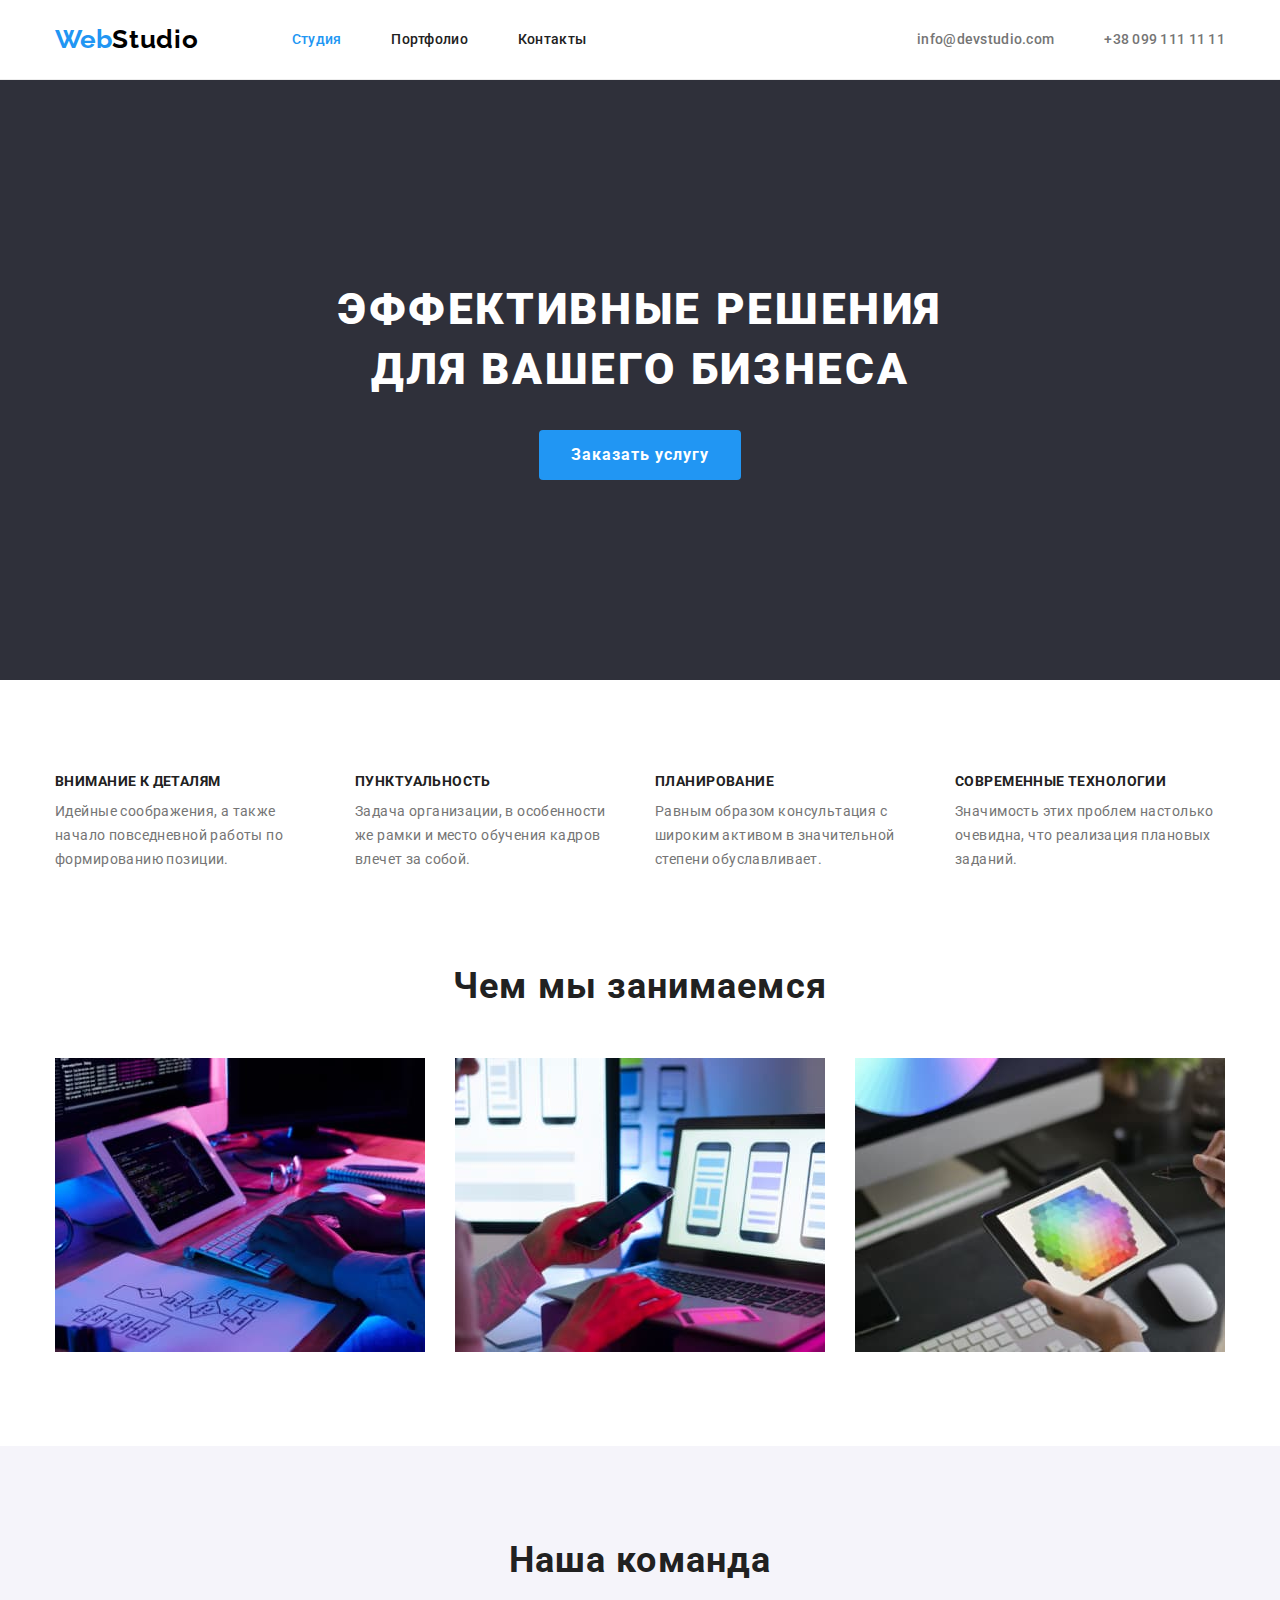
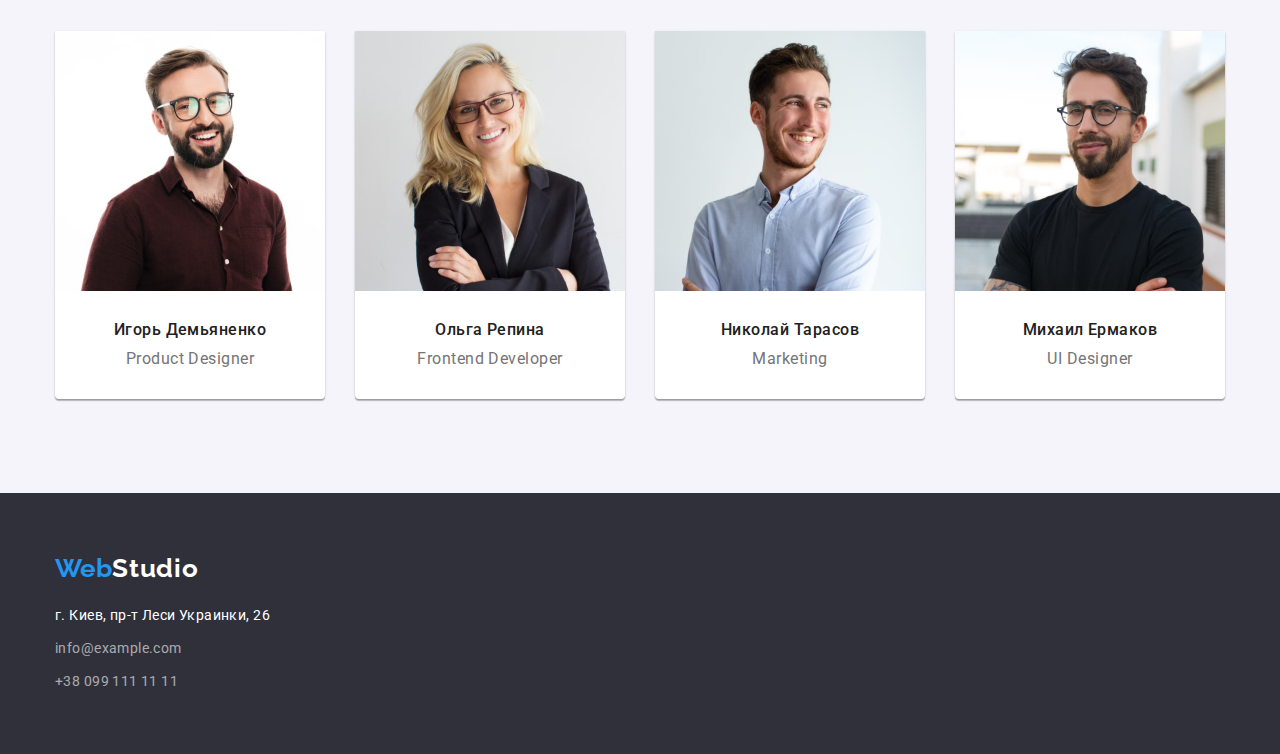
<file: index.html>
<!DOCTYPE html>
<html lang="ru">

<head>
    <meta charset="UTF-8">
    <meta http-equiv="X-UA-Compatible" content="IE=edge">
    <meta name="viewport" content="width=device-width, initial-scale=1.0">
    <link
        href="https://fonts.googleapis.com/css2?family=Raleway:wght@700&family=Roboto:wght@400;500;700;900&display=swap"
        rel="stylesheet">
    <title>WebStudio</title>
<link rel="stylesheet" href="https://cdnjs.cloudflare.com/ajax/libs/modern-normalize/1.1.0/modern-normalize.min.css">
    <link rel="stylesheet" href="./styles/style.css">

</head>

<body>

    <!-- header -->

<header class="header">
      <div class="container container-header">   

        <nav class="header-nav">
            <a href="./index.html" class="header-logo-color"> Web<span class="header-logo-black">Studio</span></a>
            <ul class="header-list list">
    
                <li class="header-item"> <a class="header-link-another" href="./index.html">Студия</a></li>
                <li class="header-item"> <a class="header-link" href="./portfolio.html">Портфолио</a></li>
                <li class="header-item"> <a class="header-link" href="./index.html">Контакты</a></li>
            </ul>
        </nav>
        <div class="header-contacts">
            <ul class="header-content list">
            <li><a class="header-mailto" href="mailto:info@devstudio.com">info@devstudio.com</a></li>
            <li><a class="header-tel" href="tel:+38 099 111 11 11">+38 099 111 11 11</a></li>
        </ul>
    </div>
        
    
        </div>
    </header>

    <main>
        <!-- section-1-->
        

        <section class="selection-one">
            <div class="container">
                <h1 class="selection-title">Эффективные решения для вашего бизнеса</h1>
                <button type="button" class="selection-btn"> Заказать услугу </button>
            </div>
           
        </section>



        <!-- section-2-->
        <section class="selection-two">
            <div class="container">
                <ul class="hero-list list">
                
                    <li class="hero-item ">
                        <h3 class="hero-title">Внимание к деталям</h3>
                        <p class="hero-text">Идейные соображения, а также начало повседневной работы по формированию
                            позиции.</p>
                    </li>
                    <li class="hero-item">
                        <h3 class="hero-title">Пунктуальность</h3>
                        <p class="hero-text">Задача организации, в особенности же рамки и место обучения кадров влечет за
                            собой.</p>
                    </li>
                    <li class="hero-item">
                        <h3 class="hero-title">Планирование</h3>
                        <p class="hero-text">Равным образом консультация с широким активом в значительной степени
                            обуславливает.</p>
                    </li>
                    <li class="hero-item">
                        <h3 class="hero-title">Современные технологии</h3>
                        <p class="hero-text">Значимость этих проблем настолько очевидна, что реализация плановых заданий.
                        </p>
                    </li>
                </ul>
            </div>
        </section>


        <!-- section-3-->

        <section class="selection-three">
            <div class="container">
                <h2 class="headline">Чем мы занимаемся </h2>
                <ul class="list photo">
                    <li class="list-photo"><img src="./image/img.jpg" alt="робочий стол" width="370"></li>
                    <li class="list-photo"><img src="./image/box 2.jpg" alt="техника" width="370"></li>
                    <li class="list-photo"><img src="./image/box 3.jpg" alt="планшет" width="370"></li>
                </ul>
            </div>
            
        </section>

        <!-- section-4-->

        <section class=" headline-one">
            <div class="container">
                <h2 class="headline-four">Наша команда</h2>
                <ul class="subtitle-list list">
                   

                    <li class="subtitle-icon"> <img src="./image/img1.jpg" alt="Игорь Демьяненко" width="270">
                        
                        <div class="div-text">
                            <h3 class="subtitle"> Игорь Демьяненко</h3>
                            <p lang="en" class="subtitle-text">Product Designer</p>
                        </div>
                        
                    </li>
                
                
                    <li class="subtitle-icon"> <img src="./image/img2.jpg" alt="Ольга Репина" width="270">
                        <div class="div-text">
                            <h3 class="subtitle">Ольга Репина</h3>
                            <p lang="en" class="subtitle-text">Frontend Developer</p>
                        </div>
                        
                    </li>
                
                
                
                    <li class="subtitle-icon"> <img src="./image/img3.jpg" alt="Николай Тарасов" width="270">
                        <div class="div-text">
                            <h3 class="subtitle">Николай Тарасов</h3>
                            <p lang="en" class="subtitle-text">Marketing</p>
                        </div>
                        
                    </li>
                
                
                    <li class="subtitle-icon"> <img src="./image/img4.jpg" alt="Михаил Ермаков" width="270">
                        <div class="div-text">
                        <h3 class="subtitle">Михаил Ермаков</h3>
                        <p lang="en" class="subtitle-text">UI Designer</p>
                        </div>
                        
                    </li>
                </ul>
            </div>
            

        </section>
    </main>


    <footer class="footer">
        <div class="container">
            <a href="./index.html" class="header-logo-color">Web<span class="header-logo-color-white">Studio</span></a>
            <address class="footer-address">
                <ul class="footer-list list">
                    <li class="footer-items"><a class="footer-item" href="">г. Киев, пр-т Леси Украинки, 26</a></li>
                    <li class="footer-item"><a class="footer-mailto" href="mailto:info@example.com">info@example.com</a>
                    </li>
                    <li class="footer-item"><a class="footer-tel" href="tel:+38 099 111 11 11">+38 099 111 11 11</a></li>
                </ul>
            </address>
        </div>
        
    </footer>
</body>

</html>
</file>
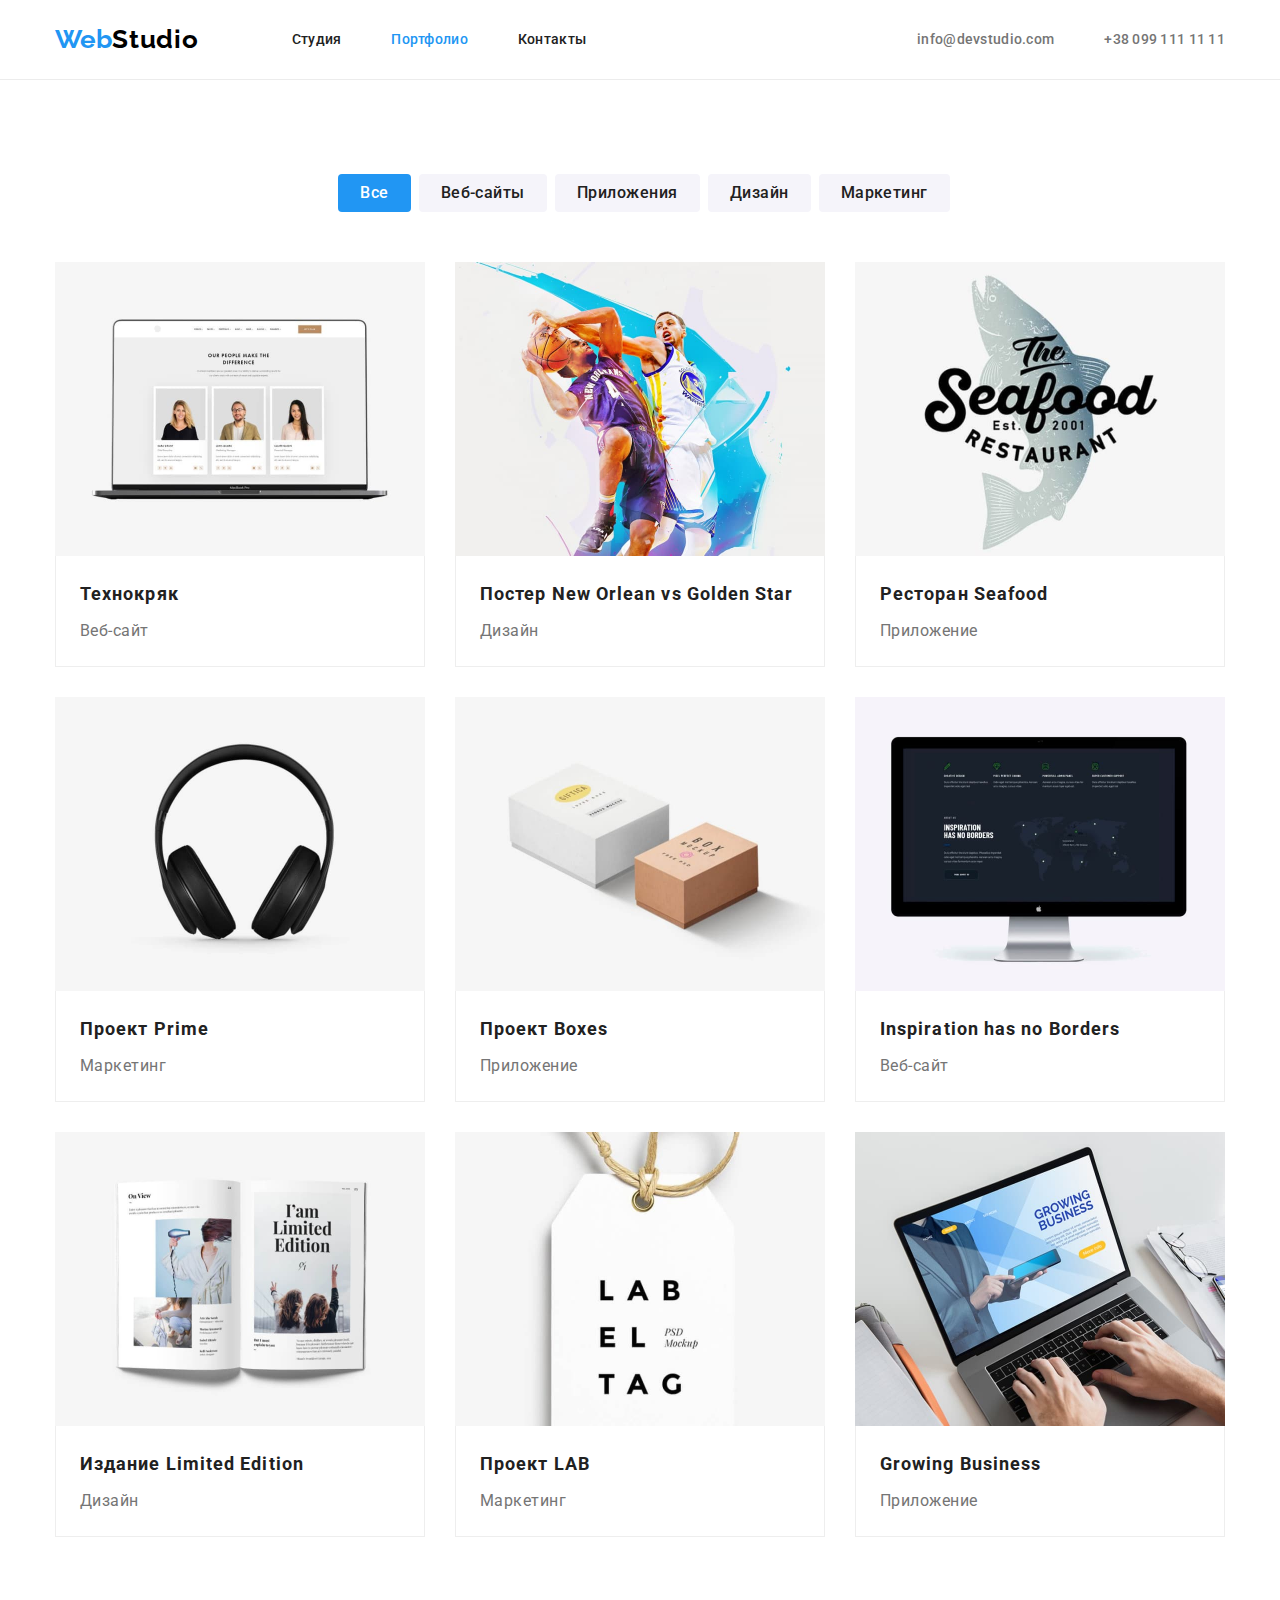
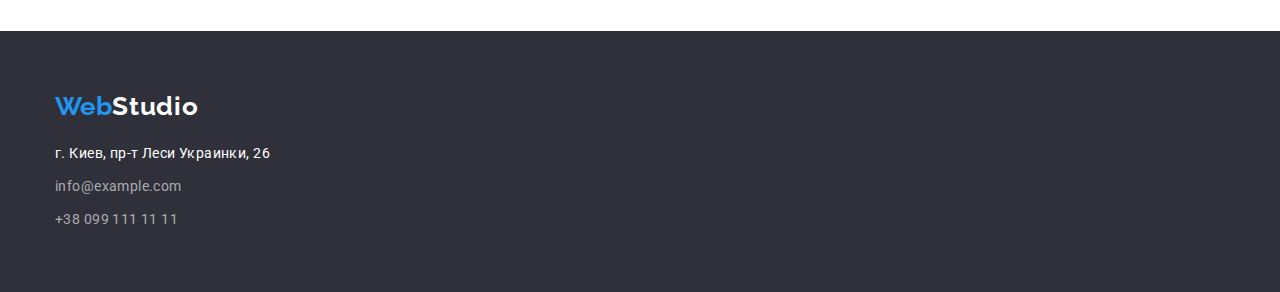
<file: portfolio.html>
<!DOCTYPE html>
<html lang="en">
<head>
    <meta charset="UTF-8">
    <meta http-equiv="X-UA-Compatible" content="IE=edge">
    <meta name="viewport" content="width=device-width, initial-scale=1.0">
    <title>Portfolio</title>
    <link href="https://fonts.googleapis.com/css2?family=Raleway:wght@700&family=Roboto:wght@400;500;700;900&display=swap"
        rel="stylesheet">
        <link rel="stylesheet" href="https://cdnjs.cloudflare.com/ajax/libs/modern-normalize/1.1.0/modern-normalize.min.css">
    <link rel="stylesheet" href="./styles/style.css">
</head>
<body>
    <!---------------- header ------------------>
    
<header class="header">
    <div class="container container-header">

        <nav class="header-nav">
            <a href="./index.html" class="header-logo-color"> Web<span class="header-logo-black">Studio</span></a>
            <ul class="header-list list">

                <li class="header-item"> <a class="header-link" href="index.html">Студия</a></li>
                <li class="header-item"> <a class="header-link-another" href="./portfolio.html">Портфолио</a></li>
                <li class="header-item"> <a class="header-link" href="./index.html">Контакты</a></li>
            </ul>
        </nav>
        <div class="header-contacts">
            <ul class="header-content list">
                <li><a class="header-mailto" href="mailto:info@devstudio.com">info@devstudio.com</a></li>
                <li><a class="header-tel" href="tel:+38 099 111 11 11">+38 099 111 11 11</a></li>
            </ul>
        </div>


    </div>
</header>


        <main>
            <!-------------- -SELECTION-PORTFOLIO-------------->
            
            <section class="section-portfolio">
                <div class="container">
                    <h1 hidden>Примеры работ</h1>
                    
                    <ul class="btn-item list">
                        <li class="btn-items"><button type="button" class="btn-list-another">Все</button></li>
                        <li class="btn-items"><button type="button" class="btn-list">Веб-сайты</button></li>
                        <li class="btn-items"><button type="button" class="btn-list">Приложения</button></li>
                        <li class="btn-items"><button type="button" class="btn-list">Дизайн</button></li>
                        <li class="btn-items"><button type="button" class="btn-list">Маркетинг</button></li>
                    </ul>
                    <ul class=" main-style list">
                        
                        <li class="main-heading">
        
                            <a href="" class="main-link">
                                <img  src="./image/image(0).jpg" alt="Список людей" width="370">
                                <div class="div-link">
                                    <h2 class="main-title">Технокряк</h2>
                                    <p class="main-text">Веб-сайт</p>
                                </div>
                                
                            </a>
                        </li>
                        <li class="main-heading">
                            <a href="" class="main-link">
                                <img src="./image/image (1).jpg" alt="Постер New Orlean vs Golden Star" width="370">
                                <div class="div-link">
                                    <h2 class="main-title">Постер <span lang="en">New Orlean vs Golden Star</span></h2>
                                    <p class="main-text">Дизайн</p>
                                </div>
                                
                            </a>
                        </li>
                        <li class="main-heading">
                            <a href="" class="main-link">
                                <img src="./image/image (2).jpg" alt="Пример работы ресторан Seafood" width="370">
                                <div class="div-link">
                                    <h2 class="main-title">Ресторан <span lang="en">Seafood</span></h2>
                                    <p class="main-text">Приложение</p>
                                </div>
                                
                            </a>
                        </li>
                        <li class="main-heading">
                            <a href="" class="main-link">
                                <img src="./image/image (3).jpg" alt="Наушники" width="370">
                                <div class="div-link">
                                    <h2 class="main-title">Проект <span lang="en">Prime</span></h2>
                                    <p class="main-text">Маркетинг</p>
                                </div>
                                
                            </a>
                        </li>
                        <li class="main-heading">
                            <a href="" class="main-link">
                                <img src="./image/image (4).jpg" alt=" Boxes" width="370">
                                <div class="div-link">
                                    <h2 class="main-title">Проект <span lang="en">Boxes</span></h2>
                                    <p class="main-text">Приложение</p>
                                </div>
                                
                            </a>
                        </li>
                        <li class="main-heading">
                            <a href="" class="main-link">
                                <img src="./image/image (5).jpg" alt=" Проект Inspiration has no Borders" width="370">
                                <div class="div-link">
                                    <h2 lang="en" class="main-title">Inspiration has no Borders</h2>
                                    <p class="main-text">Веб-сайт</p>
                                </div>
                               
                            </a>
                        </li>
                        <li class="main-heading">
                            <a href="" class="main-link">
                                <img src="./image/image (6).jpg" alt=" Проект Издание Limited Edition" width="370">
                                <div class="div-link">
                                    <h2 class="main-title">Издание <span lang="en">Limited Edition</span></h2>
                                    <p class="main-text">Дизайн</p>
                                </div>
                                
                            </a>
                        </li>
                        <li class="main-heading">
                            <a href="" class="main-link">
                                <img src="./image/image (7).jpg" alt="Проект LAB" width="370">
                                <div class="div-link">
                                    <h2 class="main-title">Проект <span lang="en">LAB</span></h2>
                                    <p class="main-text">Маркетинг</p>
                                </div>
                                
                            </a>
                        </li>
                        <li class="main-heading">
                            <a href="" class="main-link">
                                <img src="./image/image (8).jpg" alt=" Проект Growing Business" width="370">
                                <div class="div-link">
                                    <h2 lang="en" class="main-title">Growing Business</h2>
                                    <p class="main-text">Приложение</p>
                                </div>
                                
                            </a>
                        </li>
                    </ul>

                </div>
               

<!------------------SELECTION-PORTFOLIO---one-------------->


            
            </section>
        </main>

<footer class="footer">
    <div class="container">
        <a href="./index.html" class="header-logo-color">Web<span class="header-logo-color-white">Studio</span></a>
        <address class="footer-address">
            <ul class="footer-list list">
                <li class="footer-items"><a class="footer-item" href="">г. Киев, пр-т Леси Украинки, 26</a></li>
                <li class="footer-item"><a class="footer-mailto" href="mailto:info@example.com">info@example.com</a>
                </li>
                <li class="footer-item"><a class="footer-tel" href="tel:+38 099 111 11 11">+38 099 111 11 11</a></li>
            </ul>
        </address>
    </div>

</footer>
</body>
</body>
</html>
</file>
<file: styles/style.css>
:root {
    --header-color: #000000;
    --first-title-color: #212121;
    --second-title-color: #757575;
    --first-btn-color: #2196f3;
    --second-btn-color: #ffffff;
    --background-color: #2F303A;
    --background-color-next: #F5F4FA;
}
p, 
h1,
h2,
h3,
h4,
h5,
h6,
ul {
    margin: 0;
    padding: 0;
}

body {
    margin: 0;
    font-family: "Roboto", sans-serif;
}

a {
    text-decoration: none;
}
img {
    display: block;
}
.list {
    list-style: none;
}
.container {
    width: 1200px;
    padding-left: 15px;
    padding-right: 15px;
    margin: 0 auto;
    
   
    
}
/* --------------HEADER------------ */

.header {
    border-bottom-width: 1px;
    border-bottom-style: solid;
    border-bottom-color: #ECECEC;;
    
   
    padding-top:24px ;
    padding-bottom: 24px;
}
.header-logo-black {
    font-family: 'Raleway';
    font-style: normal;
    font-weight: 700;
    font-size: 26px;
    line-height: 1.19;
    letter-spacing: 0.03em;
    color: var(--header-color);
}
.header-logo-color-white {
font-family: 'Raleway';
font-style: normal;
font-weight: 700;
font-size: 26px;
line-height: 1.19;
letter-spacing: 0.03em;
color: var(--second-btn-color);
}


.header-logo-color {
    font-family: "Raleway";
    font-style: normal;
    font-weight: 700;
    margin-right: 93px;
    font-size: 26px;
    line-height: 1.19;
    color: var(--first-btn-color)
    
}

.header-link {
    font-weight: 500;
    font-size: 14px;
    line-height: 1.14;
    letter-spacing: 0.02em;
    color: var(--first-title-color);
}

.header-link-another {
    font-weight: 500;
    font-size: 14px;
    line-height: 1.14;
    letter-spacing: 0.02em;
    color: var(--first-btn-color);
}

.header-content, .header-list {
    display: flex;
}
 .container-header, .header-nav {
    display: flex;
    align-items: center;
    
}
.header-contacts {
    margin-left: auto;
}
.header-mailto {
    margin-right: 50px;
}
.header-item {
    margin-right: 50px;
}

.header-link:hover,
.header-link:focus,
.header-logo-black:hover,
.header-logo-black:focus,
.header-logo-color-white:hover,
.header-logo-color-white:focus
 {
    color: var(--first-btn-color);
}

.header-tel,
.header-mailto {
    
    font-weight: 500;
    font-size: 14px;
    line-height: 1.14;
    letter-spacing: 0.02em;
    color: var(--second-title-color);
    
}

.header-mailto:hover,
.header-tel:hover,
.header-mailto:focus,
.header-tel:focus, 
.header-logo-black:hover, 
.header-logo-black:focus

{
    color: var(--first-btn-color);
}

/* ------------------SELECTION-ONE------------ */

.selection-title {
    width: 696px;
    margin: 0 auto 30px;

    font-weight: 900;
    font-size: 44px;
    line-height: 1.36;
    text-align: center;
    letter-spacing: 0.06em;
    text-transform: uppercase;
    color: var(--second-btn-color);

}

.selection-btn {
font-family: inherit;
font-weight: 700;
font-size: 16px;
line-height: 1.9;
text-align: center;
letter-spacing: 0.06em;

cursor: pointer;
border: none;
border-radius: 4px;

padding: 10px 32px;
min-width: 200px;
display: block;
margin: 0 auto;

color: var(--second-btn-color);
background-color: var(--first-btn-color);
    
}

.btn-list
{
    
color: var(--first-title-color);
background-color: #F5F4FA;
}
.selection-one {

padding-top: 200px;
padding-bottom: 200px;
background-color: var(--background-color)
}

/* ------------------SELECTION-TWO------------ */

.hero-title {
    
 margin-top: 0px;
   margin-bottom: 10px;

    font-weight: 700;
    font-size: 14px;
    line-height: 1.14;
    letter-spacing: 0.03em;
    text-transform: uppercase;
    color: var(--first-title-color);
}

.hero-text {
  
    font-weight: 400;
    font-size: 14px;
    line-height: 1.71;
    letter-spacing: 0.03em;
    color: var(--second-title-color);
}
.hero-item {

    width: 270px;
    
}
.selection-two {
   
padding-top: 94px;
padding-bottom: 94px;
   
}
.hero-list {
    
    display: flex; 
}
.hero-item:not(:last-child) {
margin-right: 30px;
}







/* ------------------SELECTION-THREE------------ */




.selection-three {
   
    padding-bottom: 94px;
}

.headline {
    
    margin-top: 0px;
    margin-bottom: 50px;
    font-weight: 700;
    font-size: 36px;
    line-height: 1.16;
    text-align: center;
    
    letter-spacing: 0.03em;
    color: var(--first-title-color);
}


.list-photo:not(:last-child) {
    
    margin-right: 30px;
}
.photo {
    
    display: flex;
}











/* ------------------SELECTION-FOUR------------ */

.headline-four {
    
    
    margin-bottom: 50px;

    font-weight: 700;
    font-size: 36px;
    line-height: 1.16;
    text-align: center;
    
    letter-spacing: 0.03em;
    color: var(--first-title-color);
}

.subtitle-list {
    
     display: flex; 
}
.subtitle-icon:not(:last-child) {
    margin-right: 30px;
    
}

.div-text {
    padding-top: 30px;
    padding-bottom: 30px;
    
}
.headline-one
{
    padding-top: 94px;
    padding-bottom: 94px;
    background-color: var(--background-color-next);
}

.subtitle-icon {
    box-shadow: 0px 1px 3px rgba(0, 0, 0, 0.12),
    0px 1px 1px rgba(0, 0, 0, 0.14),
    0px 2px 1px rgba(0, 0, 0, 0.2);
    border-radius: 0px 0px 4px 4px;
    width: 270px;
    background-color: var(--second-btn-color);
}
.subtitle {
    margin-top: 0px;
    margin-bottom: 10px;
    font-weight: 500;
    font-size: 16px;
    line-height: 1.18;
    letter-spacing: 0.03em;
    color: var(--first-title-color);
    text-align: center;
}

.subtitle-text {
    font-size: 16px;
    line-height: 1.18;
    letter-spacing: 0.03em;
    color: var(--second-title-color);
    text-align: center;
    
}













/* ------------------FOOTER------------ */

.footer {
padding-top: 60px;
padding-bottom: 60px;
    background-color: var(--background-color)
}


.footer-items, .footer-item:not(:last-child)
{margin-bottom: 9px;

}

.footer-item  {
    
    font-style: normal;
    font-size: 14px;
    line-height: 1.71;
    letter-spacing: 0.03em;
    color: var(--second-btn-color);
}
.footer-items {
    margin-top: 20px;
}
.footer-mailto {
    
    font-style: normal;
    font-size: 14px;
    line-height: 1.71;
    letter-spacing: 0.03em;
    color: rgba(255, 255, 255, 0.6);
}

.footer-tel {
    font-style: normal;
    font-size: 14px;
    line-height: 1.71;
    letter-spacing: 0.03em;
    color: rgba(255, 255, 255, 0.6);
}


.footer-mailto:hover,
.footer-mailto:focus,
.footer-tel:hover,
.footer-tel:focus {
    color: var(--first-btn-color);
}

/* ------------------SELECTION-PORTFOLIO------------ */

.btn-list-another {
    font-family: inherit;
    font-style: normal;
    font-weight: 500;
    font-size: 16px;
    line-height: 1.62;
    text-align: center;
    letter-spacing: 0.03em;
    cursor: pointer;
    border: none;
    border-radius: 4px;
    padding: 6px 22px;
    background-color: var(--first-btn-color);
    color: var(--second-btn-color);
}


.btn-list {
    font-family: inherit;
    font-style: normal;
    font-weight: 500;
    font-size: 16px;
    line-height: 1.62;
    text-align: center;
    letter-spacing: 0.03em;
    cursor: pointer;
    border: none;
    border-radius: 4px;
    padding: 6px 22px;
    color: var(--first-title-color);
}
.btn-list:hover,
.btn-list:focus {
    background-color: var(--first-btn-color);
    color: var(--second-btn-color);
}


.btn-item, .btn-items + .btn-items {
    margin-left: 8px;
}


.btn-item {
    
    margin-top: 0;
    margin-bottom: 50px;
    display: flex;
    justify-content: center;
   
}
.main-style {

    display: flex;
    flex-wrap: wrap;

   
}
 

.main-heading{
    
margin-right: 30px;
margin-bottom: 30px;
width: 370px;


}

.main-heading:nth-child(3n) {
    margin-right: 0;
}

.main-heading:not(:nth-child(-n + 6)){
    margin-bottom: 0px;
}


/* ------------------SELECTION-PORTFOLIO---one------------ */
.section-portfolio {
    
    padding-top: 94px;
    padding-bottom: 94px;

}

.main-title {
   
    margin-bottom: 4px;
    font-weight: 700;
    font-size: 18px;
    line-height: 2;
    letter-spacing: 0.06em;
    color: var(--first-title-color);
}

.main-text {
   
    font-size: 16px;
    line-height: 1.88;
    letter-spacing: 0.03em;
    color: var(--second-title-color);
}
.div-link  {
    padding: 20px 24px;
    border: 1px solid #EEEEEE;
    border-top: 0;
    
}
</file>
